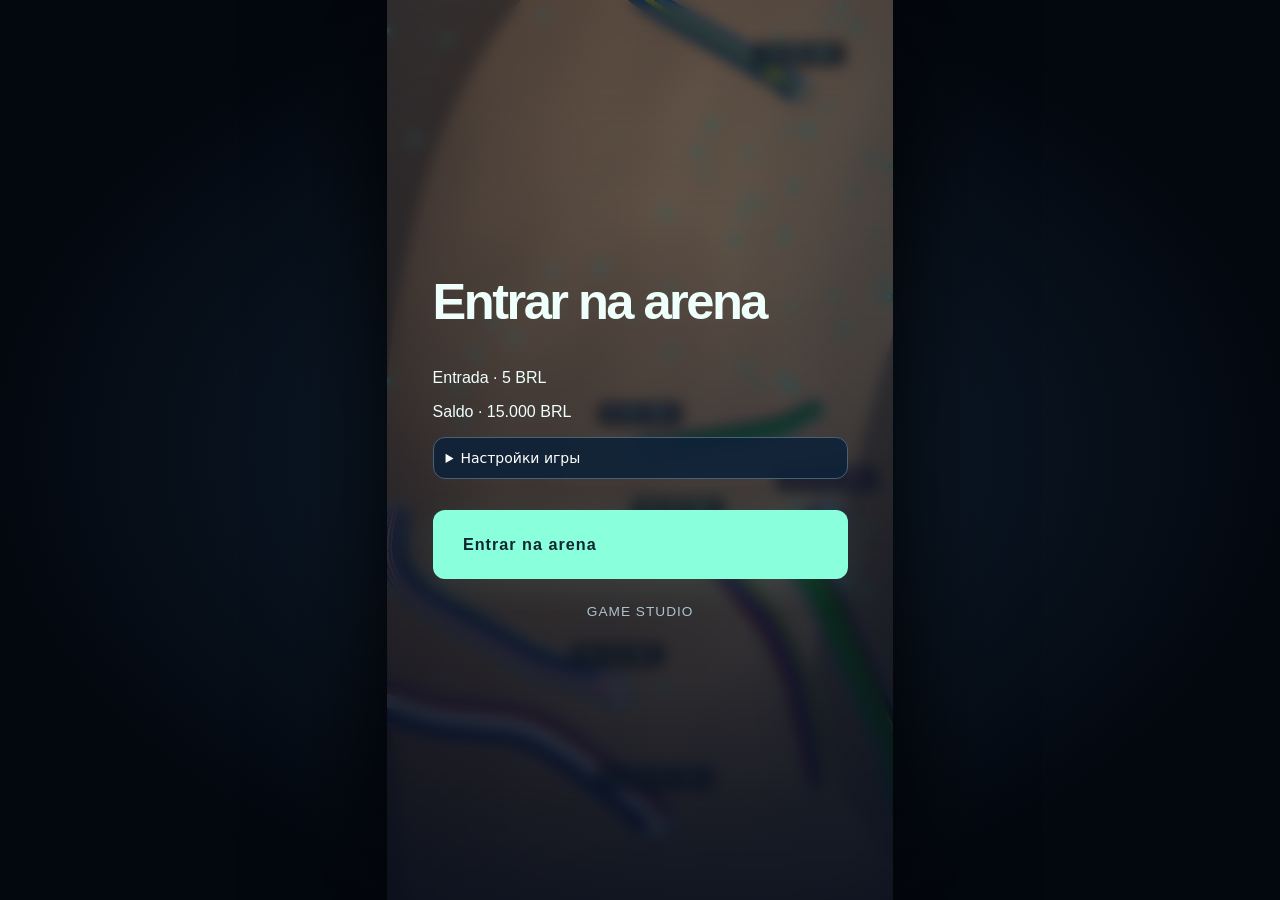
<file: index.html>
<!doctype html>
<html lang="en">
  <head>
    <meta charset="utf-8" />
    <meta
      name="viewport"
      content="width=device-width, initial-scale=1, viewport-fit=cover"
    />
    <meta name="theme-color" content="#080d13" />
    <title>Play</title>
    <link rel="stylesheet" href="style.css" />
    <script src="preferences.js" defer></script>
    <script src="worlds.js" defer></script>
    <script src="cartoon.js" defer></script>
    <script src="finale.js" defer></script>
    <script src="game.js" defer></script>
  </head>
  <body>
    <main id="arena" aria-label="Game arena">
      <canvas
        id="game"
        aria-label="Game arena. Steer with mouse, touch, or arrows. Hold mouse or Space, or use a second finger to boost."
      ></canvas>
      <div class="vignette" aria-hidden="true"></div>
      <header id="hud" class="hud hidden">
        <div id="cashoutProgress" class="cashout-progress">
          <div class="meter-values">
            <strong id="cashoutProgressAmount">0,00</strong>
            <span class="meter-goal"><i aria-hidden="true"></i><span id="cashoutGoal">50 BRL</span></span>
          </div>
          <div
            id="cashoutProgressBar"
            class="progress-track"
            role="progressbar"
            aria-label="Score toward exit"
            aria-valuemin="0"
            aria-valuemax="50"
            aria-valuenow="0"
          >
            <div id="cashoutProgressFill" class="progress-fill"></div>
          </div>
        </div>
      </header>
      <div id="stick" aria-label="Joystick"><i></i></div>
      <canvas
        id="minimap"
        class="minimap hidden"
        width="200"
        height="200"
        aria-label="Arena map with snakes and exit line"
      ></canvas>

      <section id="lobby" class="overlay lobby" aria-labelledby="lobbyTitle">
        <div class="lobby-content">
          <h1 id="lobbyTitle">ENTER ARENA</h1>
          <p id="entryCost"></p>
          <p id="availableBalance"></p>
          <p id="betError"></p>
          <details id="menuSettings" lang="ru">
            <summary>Настройки игры</summary>
            <div id="settingFields"></div>
          </details>
          <button id="playButton" class="primary">
            ENTER ARENA <span>↗</span>
          </button>
          <a class="studio-link" href="studio.html">GAME STUDIO</a>
        </div>
      </section>
      <section
        id="result"
        class="overlay result hidden"
        role="dialog"
        aria-modal="true"
        aria-labelledby="resultTitle"
      >
        <div class="result-card">
          <div id="resultKicker" class="season-label">GREEN LINE REACHED</div>
          <div id="resultIcon" class="result-icon">♛</div>
          <h2 id="resultTitle">CASH<br /><em>OUT!</em></h2>
          <div id="resultAmount" class="result-amount">0.00</div>
          <div id="resultDetail" class="result-detail">BALANCE CASHED OUT</div>
          <div class="result-divider"></div>
          <p id="resultMessage">Every pickup counts.</p>
          <button id="againButton" class="primary">
            PLAY AGAIN <span>↗</span></button
          ><button id="lobbyButton" class="secondary">BACK TO LOBBY</button>
        </div>
      </section>
      <section id="deathFinale" class="death-finale hidden" role="dialog"
        aria-modal="true" aria-labelledby="deathScore deathCurrency" tabindex="-1">
        <canvas id="fireworks" aria-hidden="true"></canvas>
        <div class="death-total"><strong id="deathScore">0,00</strong><span id="deathCurrency">BRL</span></div>
        <button id="deathMenu" class="primary hidden" type="button"></button>
      </section>
      <div id="pausePanel" class="pause-panel hidden">
        <strong>PAUSED</strong><span>Press Esc or tap to resume</span>
        <a class="studio-link" href="studio.html" target="_blank" rel="noopener"
          >GAME STUDIO</a
        >
      </div>
    </main>
  </body>
</html>
</file>
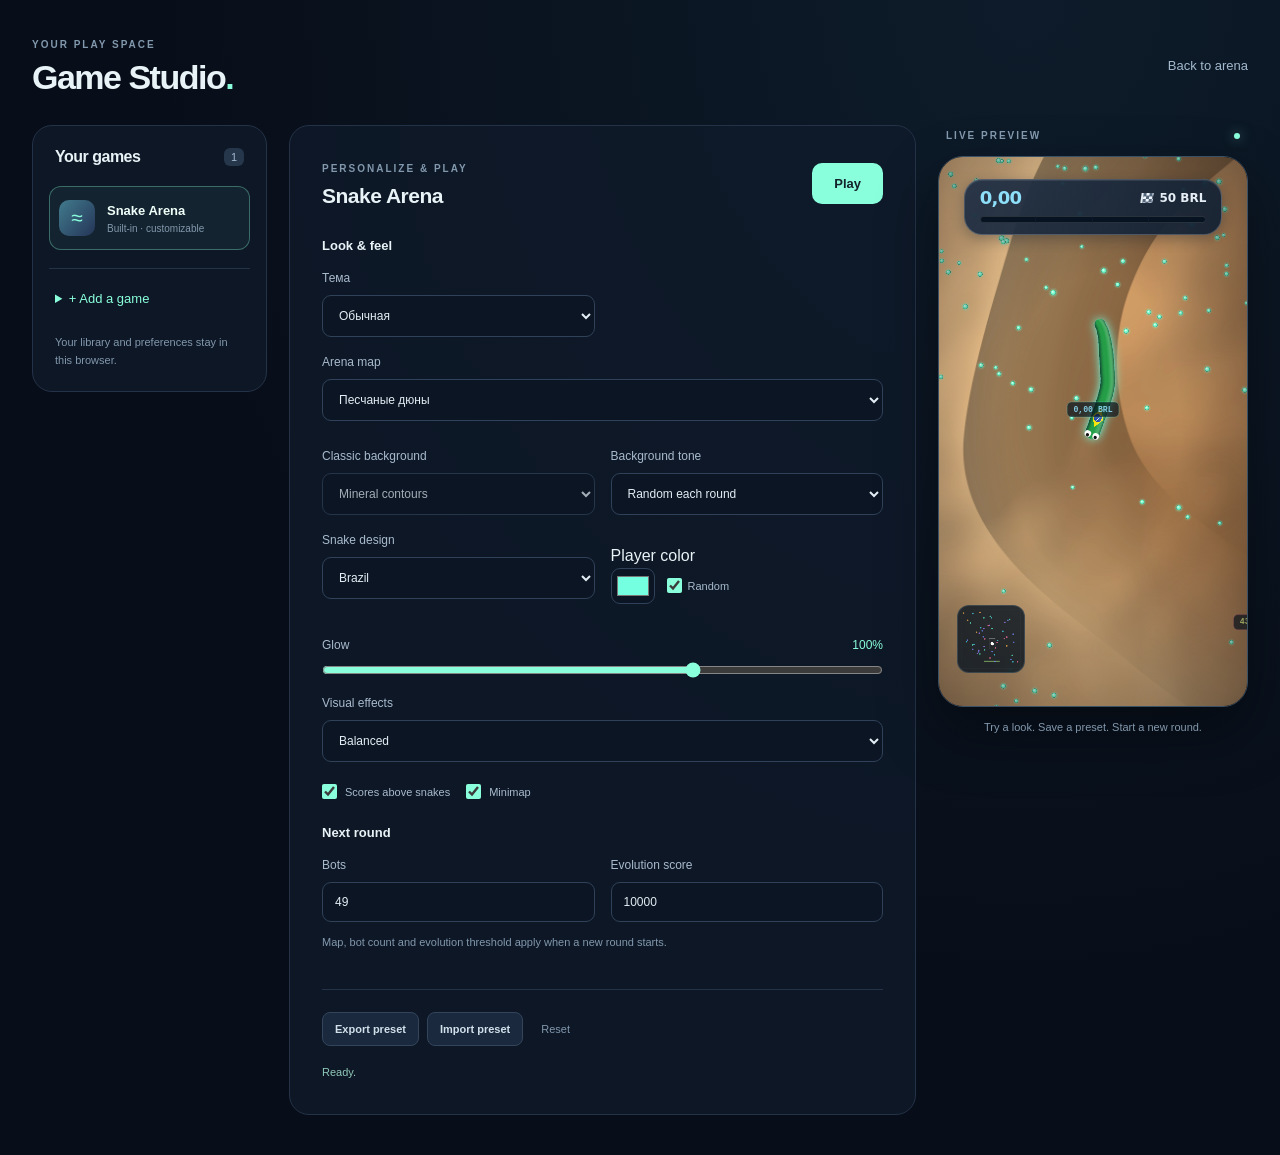
<file: studio.html>
<!doctype html>
<html lang="en">
  <head>
    <meta charset="utf-8" />
    <meta name="viewport" content="width=device-width, initial-scale=1" />
    <meta name="theme-color" content="#080e19" />
    <title>Game Studio</title>
    <link rel="stylesheet" href="studio.css" />
    <script src="preferences.js" defer></script>
    <script src="studio.js" defer></script>
  </head>
  <body>
    <header class="studio-header">
      <div>
        <span class="eyebrow">YOUR PLAY SPACE</span>
        <h1>Game Studio<span>.</span></h1>
      </div>
      <a href="index.html" class="quiet-link">Back to arena</a>
    </header>
    <main class="studio-layout">
      <aside class="library panel">
        <div class="section-heading">
          <h2>Your games</h2>
          <span id="gameCount" class="count">1</span>
        </div>
        <nav id="gameList" aria-label="Game library"></nav>
        <details id="addGameDetails">
          <summary>+ Add a game</summary>
          <form id="addGameForm">
            <label
              >Game name<input
                id="gameName"
                maxlength="60"
                required
                placeholder="My next game"
            /></label>
            <label
              >Game link<input
                id="gameUrl"
                maxlength="2048"
                required
                placeholder="https://… or ./games/my-game/"
            /></label>
            <p class="help">
              Use a playable web address or a relative path to a local game.
            </p>
            <button type="submit" class="secondary">Add to library</button>
            <p id="libraryError" class="error" role="status"></p>
          </form>
        </details>
        <p class="library-note">
          Your library and preferences stay in this browser.
        </p>
      </aside>
      <section class="workspace panel" aria-labelledby="selectedTitle">
        <div class="workspace-heading">
          <div>
            <span id="gameType" class="eyebrow">PERSONALIZE & PLAY</span>
            <h2 id="selectedTitle">Snake Arena</h2>
          </div>
          <a id="launchGame" class="primary" href="index.html">Play</a>
        </div>
        <div id="snakeSettings">
          <form id="settingsForm">
            <fieldset>
              <legend>Look & feel</legend>
              <div class="fields">
                <label>Тема<select id="theme"><option value="normal">Обычная</option><option value="cartoon">Мультяшная</option></select></label>
                <label class="wide"
                  >Arena map<select id="map"></select
                  ><span id="mapDescription" class="help"></span
                ></label>
                <label
                  >Classic background<select id="background">
                    <option value="contours">Mineral contours</option>
                    <option value="hex">Neon honeycomb</option>
                    <option value="stars">Star field</option>
                    <option value="sand">Desert sand</option>
                    <option value="sea">Ocean water</option>
                  </select></label
                >
                <label
                  >Background tone<select id="tint">
                    <option value="random">Random each round</option>
                    <option value="ocean">Deep ocean</option>
                    <option value="violet">Violet night</option>
                    <option value="ember">Ember</option>
                  </select></label
                >
                <label>Snake design<select id="skin"></select></label>
                <div class="color-control">
                  <span>Player color</span>
                  <div class="color-field">
                    <input
                      id="playerColor"
                      type="color"
                      value="#74ffe0"
                      aria-label="Custom player color"
                    />
                    <label class="checkbox"
                      ><input id="randomColor" type="checkbox" checked />
                      Random</label
                    >
                  </div>
                </div>
                <label class="wide"
                  >Glow <output id="glowValue" for="glow">100%</output
                  ><input
                    id="glow"
                    type="range"
                    min="0"
                    max="150"
                    step="5"
                    value="100"
                /></label>
                <label class="wide"
                  >Visual effects<select id="effects">
                    <option value="off">Off</option>
                    <option value="balanced">Balanced</option>
                    <option value="cinematic">Cinematic</option>
                  </select></label
                >
              </div>
              <div class="toggles">
                <label
                  ><input id="showScores" type="checkbox" checked /> Scores
                  above snakes</label
                ><label
                  ><input id="showMinimap" type="checkbox" checked />
                  Minimap</label
                >
              </div>
            </fieldset>
            <fieldset>
              <legend>Next round</legend>
              <div class="fields">
                <label
                  >Bots<input
                    id="botCount"
                    type="number"
                    min="0"
                    max="80"
                    step="1"
                    value="49"
                    required /></label
                ><label
                  >Evolution score<input
                    id="evolutionScore"
                    type="number"
                    min="100"
                    max="1000000"
                    step="1"
                    value="10000"
                    required
                /></label>
              </div>
              <p class="help">
                Map, bot count and evolution threshold apply when a new round
                starts.
              </p>
            </fieldset>
          </form>
          <div class="preset-actions">
            <button id="exportPreset" class="secondary">Export preset</button
            ><label class="file-button"
              >Import preset<input
                id="importPreset"
                type="file"
                accept="application/json,.json" /></label
            ><button id="resetPreset" class="text-button">Reset</button>
          </div>
          <p id="saveStatus" class="status" role="status" aria-live="polite">
            Ready.
          </p>
        </div>
        <div id="externalSettings" hidden>
          <div class="external-art" aria-hidden="true">+</div>
          <p>
            This game opens in its own tab. Use its own settings to personalize
            it.
          </p>
          <p id="externalAddress" class="help"></p>
          <button id="removeGame" class="text-button danger">
            Remove from library
          </button>
        </div>
      </section>
      <aside id="previewPane" class="preview-pane">
        <div class="preview-heading">
          <span class="eyebrow">LIVE PREVIEW</span
          ><span class="live-dot"></span>
        </div>
        <div class="preview-device">
          <iframe
            id="preview"
            title="Snake arena appearance preview"
            src="about:blank"
          ></iframe>
        </div>
        <p class="help">Try a look. Save a preset. Start a new round.</p>
      </aside>
    </main>
  </body>
</html>
</file>
<file: style.css>
:root {
  color-scheme: dark;
  font-family: Inter, Arial, Helvetica, sans-serif;
  color: #effffb;
  background: #03070e;
  font-synthesis: none;
  --green: #8affdb;
  --muted: #829caa;
}
* {
  box-sizing: border-box;
}
html,
body {
  margin: 0;
  width: 100%;
  height: 100%;
  overflow: hidden;
}
body {
  display: grid;
  place-items: center;
  background: radial-gradient(ellipse at center, #102133, #03070e 75%);
}
button,
a {
  -webkit-tap-highlight-color: transparent;
}
button {
  font: inherit;
  cursor: pointer;
  touch-action: manipulation;
  border: 0;
}
button:focus-visible,
a:focus-visible {
  outline: 2px solid white;
  outline-offset: 5px;
}
#arena {
  height: 100dvh;
  width: min(100vw, 56.25dvh);
  position: relative;
  overflow: hidden;
  isolation: isolate;
  background: #070e1c;
  box-shadow: 0 0 100px #000;
  container-type: inline-size;
}
#game {
  width: 100%;
  height: 100%;
  display: block;
  touch-action: none;
}
.vignette {
  position: absolute;
  inset: 0;
  pointer-events: none;
  background: radial-gradient(
    ellipse at center,
    transparent 40%,
    #02061066 100%
  );
  z-index: 1;
}
.hud {
  position: absolute;
  top: max(22px, env(safe-area-inset-top));
  left: 8%;
  right: 8%;
  z-index: 3;
  pointer-events: none;
}
.cashout-progress {
  --score-ink: #92eaff;
  width: min(100%, 320px);
  margin: auto;
  padding: 9px 15px 11px;
  border: 1px solid #ffffff35;
  border-radius: 18px;
  background: linear-gradient(130deg, #233246f2, #122032ef);
  box-shadow: 0 4px 14px #10192552, inset 0 1px #ffffff16;
}
.meter-values, .meter-goal {
  display: flex;
  align-items: center;
}
.meter-values {
  justify-content: space-between;
  gap: 8px;
  font-variant-numeric: tabular-nums;
}
#cashoutProgressAmount {
  color: var(--score-ink);
  font: 900 clamp(18px, 5cqw, 25px)/1.05 ui-rounded, system-ui, sans-serif;
  letter-spacing: -.035em;
}
.meter-goal {
  gap: 6px;
  color: #e5edf5;
  font: 700 12px/1.2 system-ui, sans-serif;
}
.meter-goal i {
  width: 12px;
  height: 10px;
  border-left: 2px solid currentColor;
  background: conic-gradient(#edf5ff 25%, #56667a 0 50%, #edf5ff 0 75%, #56667a 0) 0 0 / 6px 6px;
  transform: skew(-8deg);
}
.progress-track {
  position: relative;
  overflow: hidden;
  margin-top: 8px;
  height: 7px;
  border-radius: 8px;
  background: #071320;
  box-shadow: inset 0 0 0 1px #ffffff21;
}
.progress-track::after {
  content: "";
  position: absolute;
  inset: 0;
  background: repeating-linear-gradient(90deg, transparent 0 calc(25% - 1px), #12203588 calc(25% - 1px) 25%);
}
.progress-fill {
  height: 100%;
  border-radius: inherit;
  background: linear-gradient(90deg, #60d8ed, var(--score-ink));
  transform: scaleX(0);
  transform-origin: left;
  transition: transform 140ms ease-out;
}
.cashout-progress.ready .meter-goal { color: #aff6b7; }
@media (prefers-reduced-motion: reduce) {
  .progress-fill { transition: none; }
}
.overlay {
  position: absolute;
  inset: 0;
  z-index: 5;
  display: flex;
  align-items: center;
  justify-content: center;
  background: linear-gradient(#07112388, #070e1ded);
  backdrop-filter: blur(7px);
}
.lobby-content,
.result-card {
  width: 82%;
  padding: 5cqw 0;
}
.eyebrow {
  display: block;
  font-size: 2.1cqw;
  letter-spacing: 1.6px;
  font-weight: 700;
  color: var(--muted);
}
h1 {
  font-size: 10cqw;
  line-height: 1.05;
  letter-spacing: -0.05em;
  margin: 4cqw 0 8cqw;
  font-weight: 800;
}
.bet-panel {
  border-top: 1px solid #9ab9cc33;
  border-bottom: 1px solid #9ab9cc33;
  padding: 5cqw 0;
}
.bet-heading,
.bet-reward {
  display: flex;
  align-items: center;
  justify-content: space-between;
  gap: 8px;
}
.available-balance {
  color: var(--muted);
  font-size: 2.2cqw;
}
.available-balance b {
  color: #c7d8e5;
  font-weight: 600;
}
.bet-input-wrap {
  margin: 3cqw 0;
  font-size: 10cqw;
  font-weight: 700;
}
#betInput {
  width: 100%;
  min-width: 0;
  border: 0;
  border-bottom: 1px solid #a2b9cc33;
  background: transparent;
  color: #effffb;
  font: inherit;
  padding: 0 0 2px;
  border-radius: 0;
  appearance: textfield;
  -moz-appearance: textfield;
}
#betInput::-webkit-inner-spin-button,
#betInput::-webkit-outer-spin-button {
  -webkit-appearance: none;
  margin: 0;
}
#betInput:focus-visible {
  outline: none;
  border-color: var(--green);
}
#betInput[aria-invalid="true"] {
  border-color: #ff8f9e;
}
.bet-options {
  display: flex;
  flex-wrap: wrap;
  gap: 1.5cqw;
}
.bet-option {
  flex: 1;
  padding: 3cqw 1cqw;
  border-radius: 8px;
  border: 1px solid #7597aa44;
  background: #12243a;
  color: #b7cada;
  font-size: 2.7cqw;
  font-weight: 700;
}
.bet-option[aria-pressed="true"] {
  color: var(--green);
  border-color: var(--green);
  background: #8affdb15;
}
.bet-reward {
  margin-top: 4cqw;
  font-size: 2.2cqw;
  letter-spacing: 0.5px;
  color: #a1b5cb;
}
.bet-reward strong {
  color: var(--green);
  font-variant-numeric: tabular-nums;
}
.bet-error {
  color: #ff9caa;
  font-size: 2.5cqw;
  line-height: 1.4;
  margin: 3cqw 0 0;
}
.bet-error:empty {
  display: none;
}
.sr-only {
  position: absolute;
  width: 1px;
  height: 1px;
  padding: 0;
  margin: -1px;
  overflow: hidden;
  clip-path: inset(50%);
  white-space: nowrap;
  border: 0;
}
.primary {
  width: 100%;
  display: flex;
  align-items: center;
  justify-content: space-between;
  background: var(--green);
  color: #102631;
  font-weight: 800;
  font-size: 3.2cqw;
  letter-spacing: 1px;
  padding: 5cqw 6cqw;
  border-radius: 12px;
  box-shadow: 0 8px 38px #8affdb14;
  margin-top: 6cqw;
  transition:
    filter 0.2s,
    transform 0.2s;
}
.primary:hover {
  filter: brightness(1.1);
  transform: translateY(-2px);
}
.primary > span {
  font-size: 0;
  position: relative;
  width: 4cqw;
  height: 4cqw;
}
.primary > span::before {
  content: "";
  position: absolute;
  top: 0;
  right: 0;
  width: 2.8cqw;
  height: 2.8cqw;
  border-top: 2px solid currentColor;
  border-right: 2px solid currentColor;
}
.primary > span::after {
  content: "";
  position: absolute;
  top: 1.9cqw;
  left: -0.4cqw;
  width: 5cqw;
  height: 2px;
  background: currentColor;
  transform: rotate(-45deg);
}
button:disabled {
  cursor: default;
  opacity: 0.4;
}
.primary:disabled:hover {
  filter: none;
  transform: none;
}
.hidden {
  display: none !important;
}
.result-card {
  text-align: center;
  animation: arrive 0.5s ease-out;
}
.season-label {
  font-size: 2.2cqw;
  letter-spacing: 2px;
  color: var(--green);
  font-weight: 700;
}
.result-icon {
  font-size: 14cqw;
  color: var(--green);
  line-height: 1.4;
  text-shadow: 0 0 40px #8affdb55;
}
h2 {
  font-size: 17cqw;
  line-height: 0.92;
  letter-spacing: -0.8cqw;
  margin: 2cqw 0 7cqw;
  font-weight: 850;
}
h2 em {
  font-style: normal;
  color: var(--green);
}
.result-amount {
  font-size: 11cqw;
  letter-spacing: -1px;
  color: #effffb;
  font-weight: 800;
  font-variant-numeric: tabular-nums;
}
.result-detail {
  font-size: 2.8cqw;
  color: #a5bfcb;
  margin-top: 3cqw;
}
.result-divider {
  width: 20%;
  height: 1px;
  background: #8affdb55;
  margin: 5cqw auto;
}
.result-card p {
  font-size: 3cqw;
  color: #a5bfcb;
}
.secondary {
  background: transparent;
  color: #b6c6da;
  letter-spacing: 1px;
  font-size: 2.5cqw;
  padding: 5cqw;
  width: 100%;
}
.loss h2 em,
.loss .result-icon {
  color: #c5b3ff;
}
.coin {
  position: absolute;
  z-index: 7;
  pointer-events: none;
  top: -12%;
  border-radius: 4px;
  width: 3cqw;
  height: 5cqw;
  background: linear-gradient(30deg, #83c6ee, #defff4, #8affdb);
  box-shadow: 0 0 12px #8affdb44;
  animation: coinfall var(--duration) linear var(--delay) forwards;
}
.pause-panel {
  position: absolute;
  inset: 0;
  z-index: 9;
  background: #030910c9;
  backdrop-filter: blur(8px);
  display: flex;
  align-items: center;
  justify-content: center;
  flex-direction: column;
  gap: 18px;
}
.pause-panel strong {
  font-size: 9cqw;
  letter-spacing: 5px;
}
.pause-panel span {
  font-size: 3cqw;
  color: #a7b7cd;
}
@keyframes arrive {
  from {
    opacity: 0;
    transform: translateY(15px);
  }
  to {
    opacity: 1;
    transform: translateY(0);
  }
}
@keyframes coinfall {
  0% {
    transform: translate3d(0, 0, 0) rotate(0);
    opacity: 0;
  }
  8% {
    opacity: 1;
  }
  100% {
    transform: translate3d(var(--drift), 115dvh, 0) rotate(900deg);
    opacity: 0;
  }
}
@media (max-aspect-ratio: 9/16) {
  #arena {
    width: 100vw;
    height: 100dvh;
  }
}
@media (max-height: 540px) {
  .overlay {
    overflow-y: auto;
    align-items: flex-start;
  }
}
@media (prefers-reduced-motion: reduce) {
  .coin {
    display: none;
  }
  .result-card {
    animation: none;
  }
  .primary {
    transition: none;
  }
}

.minimap {
  position: absolute;
  left: 6%;
  bottom: max(6%, env(safe-area-inset-bottom));
  width: 22cqw;
  height: 22cqw;
  z-index: 2;
  pointer-events: none;
  border: 1px solid #9dbdd733;
  border-radius: 12px;
  background: #081421cc;
  backdrop-filter: blur(6px);
}
.studio-link {
  display: block;
  text-align: center;
  padding: 5cqw 2cqw;
  color: #adc2ce;
  font-size: 2.7cqw;
  letter-spacing: 1px;
  text-decoration: none;
}
.studio-link:hover {
  color: var(--green);
}
.studio-preview #lobby {
  display: none;
}
.studio-preview #hud {
  display: block !important;
}
.studio-preview #game {
  pointer-events: none;
}
#menuSettings {
  background: #102237ed;
  border: 1px solid #496175;
  border-radius: 12px;
  padding: 12px;
  font: 14px system-ui;
  color: white;
}
#menuSettings summary {
  cursor: pointer;
}
#settingFields {
  display: grid;
  gap: 10px;
  max-height: 40dvh;
  overflow: auto;
  margin-top: 10px;
}
#settingFields label {
  display: flex;
  align-items: center;
  justify-content: space-between;
  gap: 8px;
}
#settingFields select,
#settingFields input {
  max-width: 54%;
  background: #152d40;
  color: white;
  border: 1px solid #546475;
  border-radius: 5px;
  padding: 4px;
}
#stick {
  position: absolute;
  right: 7%;
  bottom: 7%;
  pointer-events: none;
  z-index: 3;
  width: 19cqw;
  height: 19cqw;
  border-radius: 100%;
  border: 2px solid #ffffff55;
  background: #09182742;
  touch-action: none;
  display: none;
  place-items: center;
}
#hud:not(.hidden) ~ #stick {
  display: grid;
}
#stick i {
  width: 39%;
  height: 39%;
  border-radius: 100%;
  background: #ffffff50;
  border: 1px solid #ffffff85;
}

#arena[data-theme="cartoon"] :is(.result-card, .primary) {
  border: 2px solid #383344;
  border-radius: 18px;
  box-shadow: 0 4px 0 #383344;
}
#arena[data-theme="cartoon"] .primary {
  background: #ffcf67;
  color: #352e40;
}
#arena[data-theme="cartoon"] .cashout-progress {
  border: 2px solid #312b44;
  background: linear-gradient(160deg, #48415c, #302b43);
  box-shadow: 0 3px 0 #221f32b8, inset 0 2px #ffffff23;
}
#arena[data-theme="cartoon"] #cashoutProgressAmount {
  text-shadow: 0 2px #16162c;
}

.death-finale {
  position: absolute;
  inset: 0;
  z-index: 8;
  display: grid;
  place-items: center;
  isolation: isolate;
  outline: none;
  background: radial-gradient(ellipse at 50% 38%, #242344, #10172d 52%, #070c19);
}
#fireworks { position: absolute; inset: 0; width: 100%; height: 100%; pointer-events: none; }
.death-total { z-index: 1; text-align: center; pointer-events: none; }
#deathScore {
  display: block;
  font: 900 clamp(30px, 12cqw, 86px)/1.1 ui-rounded, system-ui, sans-serif;
  font-variant-numeric: tabular-nums;
  letter-spacing: -.055em;
  text-shadow: 0 .065em #121121, 0 .12em .45em #090a15;
}
#deathCurrency { display: block; margin-top: .7em; font: 800 3.8cqw/1 system-ui; letter-spacing: .18em; color: #d6dff3; }
#deathMenu { position: absolute; bottom: max(10%, env(safe-area-inset-bottom)); width: min(66%, 280px); }
</file>
<file: studio.css>
:root {
  color-scheme: dark;
  font-family: Inter, Arial, Helvetica, sans-serif;
  color: #e7f3f6;
  background: #080e19;
  --mint: #8affdb;
  --muted: #8298ad;
  --line: #243247;
}
* {
  box-sizing: border-box;
}
body {
  margin: 0;
  min-height: 100vh;
  background:
    radial-gradient(ellipse at 80% 0, #15304466, transparent 60%), #080e19;
}
button,
input,
select {
  font: inherit;
}
button,
a,
summary,
label.file-button {
  -webkit-tap-highlight-color: transparent;
}
button,
a,
summary {
  touch-action: manipulation;
}
button,
summary,
.file-button {
  cursor: pointer;
}
a {
  color: inherit;
  text-decoration: none;
}
button:focus-visible,
a:focus-visible,
summary:focus-visible,
input:focus-visible,
select:focus-visible {
  outline: 2px solid var(--mint);
  outline-offset: 4px;
}
button {
  border: 0;
}
button:disabled {
  opacity: 0.4;
  cursor: default;
}
[hidden] {
  display: none !important;
}
.studio-header {
  max-width: 1440px;
  margin: auto;
  padding: 34px 32px 28px;
  display: flex;
  align-items: center;
  justify-content: space-between;
  gap: 20px;
}
.eyebrow {
  font-size: 10px;
  letter-spacing: 2px;
  color: var(--muted);
  font-weight: 700;
}
h1 {
  font-size: 34px;
  letter-spacing: -1.5px;
  margin: 6px 0 0;
}
h1 span {
  color: var(--mint);
}
h2 {
  margin: 0;
  font-size: 21px;
  letter-spacing: -0.5px;
}
.quiet-link {
  font-size: 13px;
  color: #a3bace;
}
.quiet-link:hover {
  color: var(--mint);
}
.studio-layout {
  max-width: 1440px;
  margin: auto;
  padding: 0 32px 40px;
  display: grid;
  grid-template-columns: 235px minmax(340px, 1fr) minmax(230px, 310px);
  gap: 22px;
  align-items: start;
}
.panel {
  border: 1px solid var(--line);
  border-radius: 20px;
  background: #101b2bba;
}
.library {
  padding: 22px 16px;
}
.section-heading {
  display: flex;
  align-items: center;
  justify-content: space-between;
  padding: 0 6px 20px;
}
.section-heading h2 {
  font-size: 16px;
}
.count {
  border-radius: 6px;
  padding: 3px 7px;
  background: #26364b;
  color: #a3bace;
  font-size: 11px;
}
.game-card {
  display: flex;
  align-items: center;
  gap: 12px;
  width: 100%;
  padding: 14px 10px;
  border-radius: 12px;
  text-align: left;
  background: transparent;
  color: #c1d2df;
  margin-bottom: 6px;
}
.game-card[aria-current="true"] {
  background: #8affdb0d;
  box-shadow: inset 0 0 0 1px #8affdb55;
  color: #effff9;
}
.game-icon {
  display: grid;
  place-items: center;
  width: 36px;
  height: 36px;
  flex-shrink: 0;
  border-radius: 10px;
  background: linear-gradient(130deg, #417b8d, #253558);
  color: var(--mint);
  font-size: 21px;
}
.game-card strong {
  display: block;
  font-size: 13px;
  overflow-wrap: anywhere;
}
.game-card small {
  display: block;
  margin-top: 5px;
  font-size: 10px;
  color: var(--muted);
}
details {
  border-top: 1px solid var(--line);
  margin-top: 18px;
  padding-top: 18px;
}
summary {
  font-size: 13px;
  padding: 4px 6px;
  color: var(--mint);
}
#addGameForm {
  margin: 18px 4px 0;
}
#addGameForm label,
.color-control {
  margin: 14px 0;
}
.library-note {
  color: var(--muted);
  font-size: 11px;
  line-height: 1.6;
  margin: 24px 6px 0;
}
.workspace {
  padding: 28px;
}
.workspace-heading {
  display: flex;
  align-items: center;
  justify-content: space-between;
  gap: 16px;
  margin-bottom: 30px;
}
.workspace-heading h2 {
  margin-top: 8px;
  overflow-wrap: anywhere;
}
.primary {
  display: inline-flex;
  align-items: center;
  justify-content: center;
  border-radius: 10px;
  background: var(--mint);
  color: #12232d;
  padding: 13px 22px;
  font-size: 13px;
  font-weight: 800;
  white-space: nowrap;
}
.primary:hover {
  filter: brightness(1.1);
}
fieldset {
  padding: 0;
  border: 0;
  margin: 0 0 26px;
}
legend {
  font-size: 13px;
  font-weight: 700;
  margin-bottom: 18px;
  padding: 0;
}
.fields {
  display: grid;
  grid-template-columns: 1fr 1fr;
  gap: 18px 16px;
}
label {
  display: flex;
  flex-direction: column;
  gap: 10px;
  font-size: 12px;
  color: #a8bbcd;
}
input:not([type="checkbox"]):not([type="range"]):not([type="color"]):not(
    [type="file"]
  ),
select {
  width: 100%;
  min-width: 0;
  border: 1px solid #304259;
  border-radius: 9px;
  background: #0b1523;
  color: #e2edf5;
  padding: 12px;
  font-size: 12px;
}
input[type="checkbox"] {
  accent-color: var(--mint);
  width: 15px;
  height: 15px;
  margin: 0;
  flex-shrink: 0;
}
input[type="range"] {
  width: 100%;
  margin: 0;
  accent-color: var(--mint);
}
.wide {
  grid-column: 1/-1;
  position: relative;
}
.wide output {
  position: absolute;
  right: 0;
  top: 0;
  color: var(--mint);
  font-variant-numeric: tabular-nums;
}
.color-field {
  display: flex;
  align-items: center;
  gap: 12px;
  height: 41px;
}
.color-field input[type="color"] {
  width: 44px;
  height: 36px;
  border: 1px solid #304259;
  background: #0b1523;
  padding: 3px;
  border-radius: 9px;
}
.checkbox {
  flex-direction: row;
  display: flex;
  align-items: center;
  gap: 6px;
  font-size: 11px;
}
.toggles {
  margin-top: 22px;
  display: flex;
  flex-wrap: wrap;
  gap: 16px;
}
.toggles label {
  flex-direction: row;
  align-items: center;
  gap: 8px;
  font-size: 11px;
}
.help {
  font-size: 11px;
  line-height: 1.7;
  color: var(--muted);
  overflow-wrap: anywhere;
}
.preset-actions {
  display: flex;
  align-items: center;
  flex-wrap: wrap;
  gap: 8px;
  border-top: 1px solid var(--line);
  padding-top: 22px;
}
.secondary,
.file-button {
  display: inline-block;
  border: 1px solid #34455b;
  border-radius: 8px;
  padding: 10px 12px;
  font-size: 11px;
  font-weight: 600;
  background: #1a293d;
  color: #d2e0eb;
}
.file-button {
  position: relative;
  overflow: hidden;
}
.file-button input {
  position: absolute;
  inset: 0;
  opacity: 0;
  width: 100%;
  cursor: pointer;
}
.file-button:focus-within {
  outline: 2px solid var(--mint);
  outline-offset: 3px;
}
.text-button {
  background: transparent;
  color: var(--muted);
  font-size: 11px;
  padding: 10px;
}
.danger {
  color: #ff9aa8;
}
.status {
  font-size: 11px;
  color: #91c9b8;
  line-height: 1.6;
  margin: 18px 0 0;
  min-height: 18px;
}
.error {
  color: #ff9aa8;
  font-size: 11px;
  line-height: 1.5;
  overflow-wrap: anywhere;
}
.error:empty {
  display: none;
}
.preview-heading {
  display: flex;
  align-items: center;
  justify-content: space-between;
  padding: 5px 8px 15px;
}
.live-dot {
  width: 6px;
  height: 6px;
  background: var(--mint);
  border-radius: 50%;
  box-shadow: 0 0 12px #8affdb88;
}
.preview-device {
  aspect-ratio: 9/16;
  overflow: hidden;
  border: 1px solid #3a5064;
  border-radius: 25px;
  box-shadow: 0 25px 60px #0006;
  background: #070e1c;
}
.preview-device iframe {
  border: 0;
  width: 100%;
  height: 100%;
  display: block;
  pointer-events: none;
}
.preview-pane > .help {
  text-align: center;
}
.external-art {
  font-size: 80px;
  color: var(--mint);
  padding: 30px 0;
}
#externalSettings > p {
  line-height: 1.7;
  color: #a8bbcd;
  font-size: 13px;
}
#externalAddress {
  word-break: break-all;
}
@media (min-width: 1280px) {
  .workspace {
    padding: 32px;
  }
}
@media (max-width: 1100px) {
  .studio-layout {
    grid-template-columns: 210px 1fr;
  }
  .preview-pane {
    grid-column: 2;
    max-width: 300px;
    justify-self: center;
    width: 100%;
  }
  .workspace {
    padding: 24px;
  }
}
@media (max-width: 700px) {
  .studio-header {
    padding: 24px 18px;
    align-items: flex-start;
  }
  h1 {
    font-size: 28px;
  }
  .quiet-link {
    font-size: 11px;
    padding-top: 20px;
  }
  .studio-layout {
    display: flex;
    flex-direction: column;
    padding: 0 16px 32px;
    gap: 16px;
  }
  .panel {
    width: 100%;
    border-radius: 16px;
  }
  .library {
    padding: 18px 14px;
  }
  .library-note {
    margin-top: 14px;
  }
  .workspace {
    padding: 22px 18px;
  }
  .preview-pane {
    align-self: center;
    max-width: 320px;
  }
  .fields {
    gap: 18px 12px;
  }
  .workspace-heading {
    margin-bottom: 26px;
  }
  h2 {
    font-size: 20px;
  }
}
</file>
